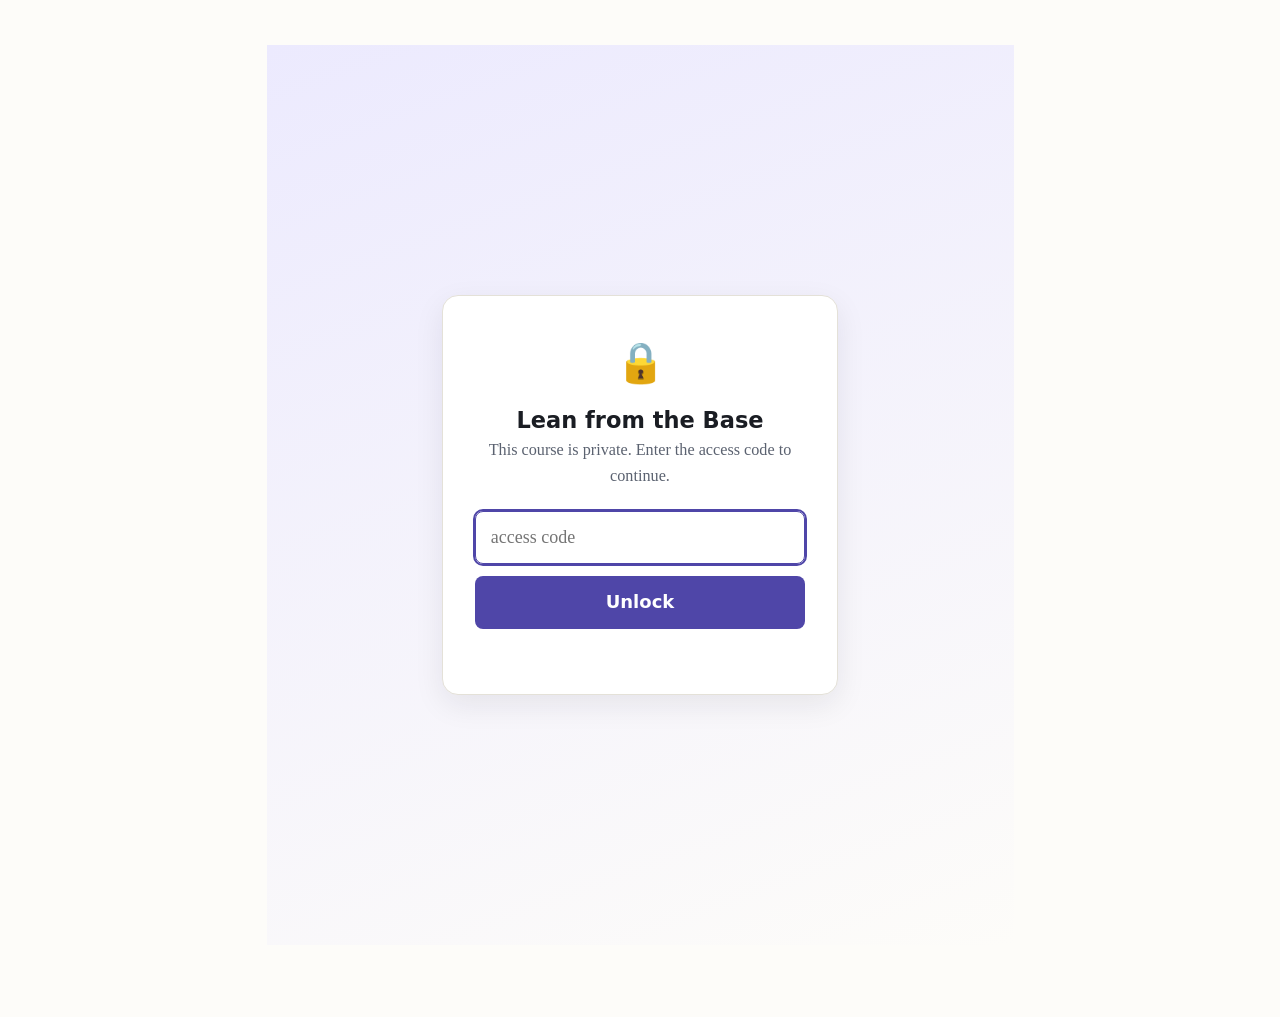
<file: index.html>
<!DOCTYPE html>
<html lang="en">
<head>
<meta charset="utf-8">
<meta name="viewport" content="width=device-width, initial-scale=1, viewport-fit=cover">
<meta name="apple-mobile-web-app-capable" content="yes">
<meta name="apple-mobile-web-app-status-bar-style" content="default">
<meta name="mobile-web-app-capable" content="yes">
<meta name="theme-color" content="#4f46a8">
<title>Lean from the Base</title>
<link rel="manifest" href="manifest.webmanifest">
<link rel="apple-touch-icon" href="icons/apple-touch-icon.png">
<link rel="icon" href="icons/icon-192.png">
<link rel="stylesheet" href="assets/style.css">
<meta name="robots" content="noindex, nofollow">
<script src="assets/gate.js"></script>
</head>
<body>

<p class="lesson-kicker">Course</p>
<h1>Lean from the Base</h1>
<p class="lesson-meta">Prove and discover mathematics yourself, in Lean 4 — rebuilt from axioms, nothing taken on faith. Works offline; add to your home screen on iPhone/iPad.</p>

<div class="hero">
  <p><strong>Mission:</strong> learn Lean 4 from the base so you can <em>prove</em> known math and eventually <em>discover</em> new theorems on your own. Full story in <a href="MISSION.md">MISSION.md</a>, sources in <a href="RESOURCES.md">RESOURCES.md</a>, curriculum in <a href="ROADMAP.md">ROADMAP.md</a>.</p>
  <div class="progress-wrap"><div id="progress-fill"></div></div>
  <div id="progress-label">0 / 0 lessons done</div>
</div>

<a class="big-link" href="write.html">✏️ Write — Apple Pencil scratchpad (draw symbols → Lean code)</a>

<div class="pad-buttons">
  <button class="tool-btn" data-export type="button">⬇ Export my answers (JSON)</button>
</div>
<p class="lesson-meta">Your quiz answers, done-lessons, and scratchpad are saved on this device. Export them and drop the file in our chat (or commit it under <code>my-data/</code>) — I'll review your errors and run your Lean for real. 🔒 lock button is bottom-right.</p>

<div id="lesson-list"></div>

<h2>Practice</h2>
<p>All lessons are checked against real Lean. Hands-on code goes in <code>playground/</code>:</p>
<pre><code>cd playground
lake env lean MyScratch.lean</code></pre>
<p>Every snippet in every lesson is machine-verified by <code>scripts/verify-lessons.py</code>.</p>

<h2>Reference</h2>
<ul>
  <li><a href="reference/01-lean-core-cheatsheet.html">Lean core cheat sheet</a></li>
  <li><a href="GLOSSARY.md">Glossary</a></li>
  <li><a href="RESOURCES.md">Resources</a> — TPL4, Mathematics in Lean, Natural Number Game, forall x, mathlib…</li>
</ul>

<div class="ask">
  <p><strong>Ask your teacher anything</strong> in the pi session that serves this course — questions about a lesson, a weird error, or what to learn next.</p>
</div>

<script src="assets/site.js"></script>
</body>
</html>
</file>
<file: assets/style.css>
/* Shared stylesheet for all lessons in this workspace. Every lesson links this file. */

:root {
  --ink: #1a1d23;
  --muted: #5b6270;
  --paper: #fdfcf9;
  --accent: #4f46a8;      /* Lean-ish indigo */
  --accent-soft: #eceafe;
  --ok: #1a7f4b;
  --ok-soft: #e4f5ec;
  --bad: #b3372f;
  --bad-soft: #fbeae8;
  --line: #e4e1d8;
  --code-bg: #f4f2ec;
}

* { box-sizing: border-box; }

html { font-size: 18px; }

body {
  margin: 0 auto;
  padding: 2.5rem 1.25rem 4rem;
  max-width: 44rem;
  background: var(--paper);
  color: var(--ink);
  font-family: "Iowan Old Style", "Palatino Linotype", Palatino, Georgia, serif;
  line-height: 1.6;
}

h1, h2, h3 {
  font-family: "Avenir Next", "Segoe UI", system-ui, sans-serif;
  line-height: 1.25;
  color: var(--ink);
}
h1 { font-size: 1.7rem; margin: 0 0 .25rem; }
h2 { font-size: 1.2rem; margin: 2.2rem 0 .6rem; border-bottom: 1px solid var(--line); padding-bottom: .3rem; }
h3 { font-size: 1.02rem; margin: 1.6rem 0 .4rem; }

.lesson-kicker {
  font-family: "Avenir Next", "Segoe UI", system-ui, sans-serif;
  font-size: .78rem;
  letter-spacing: .12em;
  text-transform: uppercase;
  color: var(--accent);
  margin-bottom: .4rem;
}
.lesson-meta { color: var(--muted); font-size: .88rem; margin-top: 0; }

p { margin: .7rem 0; }
ul, ol { padding-left: 1.4rem; }
li { margin: .3rem 0; }

a { color: var(--accent); }
a:hover { text-decoration-thickness: 2px; }

code, pre, .mono {
  font-family: "SF Mono", "JetBrains Mono", Menlo, Consolas, monospace;
  font-size: .86em;
}
code {
  background: var(--code-bg);
  border: 1px solid var(--line);
  border-radius: 4px;
  padding: .08em .35em;
}
pre {
  background: var(--code-bg);
  border: 1px solid var(--line);
  border-radius: 8px;
  padding: .9rem 1.1rem;
  overflow-x: auto;
  line-height: 1.5;
}
pre code { background: none; border: none; padding: 0; font-size: .84rem; }

pre .out { color: var(--muted); } /* expected output shown in comments */

.callout {
  border-left: 4px solid var(--accent);
  background: var(--accent-soft);
  border-radius: 0 8px 8px 0;
  padding: .8rem 1.1rem;
  margin: 1.2rem 0;
}
.callout p { margin: .3rem 0; }
.callout .callout-title {
  font-family: "Avenir Next", "Segoe UI", system-ui, sans-serif;
  font-weight: 600;
  font-size: .85rem;
  text-transform: uppercase;
  letter-spacing: .08em;
  color: var(--accent);
}

.ask {
  border-left: 4px solid var(--ok);
  background: var(--ok-soft);
  border-radius: 0 8px 8px 0;
  padding: .8rem 1.1rem;
  margin: 1.6rem 0;
}

/* ---- quiz component (assets/quiz.js) ---- */
.quiz { margin: 1.2rem 0 1.8rem; }
.quiz-progress {
  font-family: "Avenir Next", "Segoe UI", system-ui, sans-serif;
  font-size: .8rem; color: var(--muted); margin-bottom: .8rem;
}
.quiz-question {
  border: 1px solid var(--line);
  border-radius: 10px;
  padding: 1rem 1.2rem;
  margin: 0 0 1.1rem;
  background: #fff;
}
.quiz-question .q-text { font-weight: 600; margin: 0 0 .7rem; }
.quiz-question .q-num {
  font-family: "Avenir Next", "Segoe UI", system-ui, sans-serif;
  font-size: .72rem; letter-spacing: .1em; text-transform: uppercase;
  color: var(--muted); display: block; margin-bottom: .25rem;
}
.quiz-answers { display: grid; gap: .45rem; }
.quiz-answers button {
  font: inherit;
  text-align: left;
  border: 1px solid var(--line);
  background: var(--paper);
  border-radius: 8px;
  padding: .5rem .8rem;
  cursor: pointer;
  transition: border-color .12s, background .12s;
}
.quiz-answers button:hover:not(:disabled) { border-color: var(--accent); background: var(--accent-soft); }
.quiz-answers button:disabled { cursor: default; opacity: .75; }
.quiz-answers button.correct { border-color: var(--ok); background: var(--ok-soft); opacity: 1; font-weight: 600; }
.quiz-answers button.wrong { border-color: var(--bad); background: var(--bad-soft); opacity: 1; }
.quiz-explain { font-size: .9rem; color: var(--muted); margin: .6rem 0 0; display: none; }
.quiz-explain.show { display: block; }
.quiz-done {
  font-family: "Avenir Next", "Segoe UI", system-ui, sans-serif;
  font-weight: 600; color: var(--ok); margin-top: .4rem; display: none;
}

/* ---- tables (reference docs) ---- */
table { border-collapse: collapse; width: 100%; margin: 1rem 0; font-size: .92rem; }
th, td { border: 1px solid var(--line); padding: .45rem .7rem; text-align: left; vertical-align: top; }
th { background: var(--code-bg); font-family: "Avenir Next", "Segoe UI", system-ui, sans-serif; font-size: .8rem; }

/* ---- nav footer ---- */
.lesson-nav {
  margin-top: 3rem; padding-top: 1.2rem; border-top: 1px solid var(--line);
  display: flex; justify-content: space-between; gap: 1rem; flex-wrap: wrap;
  font-family: "Avenir Next", "Segoe UI", system-ui, sans-serif; font-size: .88rem;
}
.lesson-nav .dim { color: var(--muted); }

@media print {
  body { max-width: none; font-size: 11pt; }
  .quiz-answers button { cursor: default; }
  a { color: var(--ink); text-decoration: none; }
}

/* ---- site: index, progress, lesson cards ---- */
.hero {
  background: linear-gradient(135deg, var(--accent-soft), #fff);
  border: 1px solid var(--line);
  border-radius: 14px;
  padding: 1.4rem 1.5rem;
  margin: 1.4rem 0;
}
.hero h1 { margin-top: 0; }
.hero p { margin: .4rem 0; }

.progress-wrap {
  background: var(--code-bg);
  border: 1px solid var(--line);
  border-radius: 10px;
  height: 14px;
  overflow: hidden;
  margin: .6rem 0 .2rem;
}
#progress-fill {
  background: var(--accent);
  height: 100%;
  width: 0;
  transition: width .3s;
}
#progress-label {
  font-family: "Avenir Next", "Segoe UI", system-ui, sans-serif;
  font-size: .8rem; color: var(--muted);
}

h2.phase {
  border-bottom: none;
  font-size: .85rem;
  text-transform: uppercase;
  letter-spacing: .1em;
  color: var(--muted);
  margin: 1.8rem 0 .5rem;
}

.lesson-card {
  display: flex;
  align-items: baseline;
  gap: .8rem;
  border: 1px solid var(--line);
  border-radius: 10px;
  background: #fff;
  padding: .75rem 1rem;
  margin: .45rem 0;
  text-decoration: none;
  color: var(--ink);
}
.lesson-card:hover { border-color: var(--accent); }
.lesson-card .lesson-n {
  font-family: "SF Mono", Menlo, monospace;
  font-size: .8rem; color: var(--accent); min-width: 3.2em;
}
.lesson-card .lesson-title { flex: 1; }
.lesson-card .lesson-check { color: var(--ok); font-weight: 700; }
.lesson-card.done { background: var(--ok-soft); }

.big-link {
  display: block;
  text-align: center;
  font-family: "Avenir Next", "Segoe UI", system-ui, sans-serif;
  font-weight: 600;
  font-size: 1.05rem;
  border: 2px solid var(--accent);
  color: var(--accent);
  border-radius: 12px;
  padding: .9rem 1rem;
  margin: 1rem 0;
  text-decoration: none;
  background: #fff;
}
.big-link:hover { background: var(--accent-soft); }

button.mark-done, .mark-done {
  font: inherit;
  font-family: "Avenir Next", "Segoe UI", system-ui, sans-serif;
  font-weight: 600;
  border: 2px solid var(--ok);
  color: var(--ok);
  background: #fff;
  border-radius: 10px;
  padding: .6rem 1.1rem;
  min-height: 44px;
  cursor: pointer;
}
button.mark-done.done { background: var(--ok-soft); }

/* ---- write.html: pencil scratchpad ---- */
.write-grid { display: grid; gap: 1rem; }
@media (min-width: 760px) {
  .write-grid { grid-template-columns: 1fr 1fr; align-items: start; }
}

.pad {
  border: 2px dashed var(--line);
  border-radius: 14px;
  background: #fff;
  position: relative;
  touch-action: none;           /* essential for Apple Pencil drawing */
  overflow: hidden;
}
.pad canvas { display: block; width: 100%; height: 320px; touch-action: none; }
@media (min-width: 760px) { .pad canvas { height: 420px; } }
.pad-hint {
  position: absolute; inset: 0;
  display: flex; align-items: center; justify-content: center;
  color: var(--muted); font-size: .95rem; pointer-events: none;
  text-align: center; padding: 0 2rem;
}
.pad-hint.hidden { display: none; }

.pad-buttons { display: flex; gap: .5rem; flex-wrap: wrap; margin: .6rem 0; }
.pad-buttons button, .candidates button, .palette button {
  font: inherit;
  font-family: "Avenir Next", "Segoe UI", system-ui, sans-serif;
  border: 1px solid var(--line);
  background: var(--paper);
  border-radius: 8px;
  min-height: 44px;
  min-width: 44px;
  padding: .45rem .8rem;
  cursor: pointer;
  touch-action: manipulation;
}
.pad-buttons button:hover, .candidates button:hover, .palette button:hover {
  border-color: var(--accent); background: var(--accent-soft);
}

.candidates { display: flex; gap: .5rem; flex-wrap: wrap; margin: .6rem 0; min-height: 44px; }
.candidates .cand {
  font-size: 1.5rem;
  line-height: 1;
  padding: .3rem .7rem;
  border: 2px solid var(--line);
  border-radius: 10px;
  background: #fff;
}
.candidates .cand.best { border-color: var(--accent); background: var(--accent-soft); }
.candidates .cand small { display: block; font-size: .6rem; color: var(--muted); text-align: center; }
.candidates-label { font-size: .8rem; color: var(--muted); font-family: "Avenir Next", sans-serif; margin: .8rem 0 0; }

.palette {
  display: grid;
  grid-template-columns: repeat(auto-fill, minmax(44px, 1fr));
  gap: .35rem;
  max-height: 180px;
  overflow-y: auto;
  border: 1px solid var(--line);
  border-radius: 10px;
  padding: .5rem;
  background: #fff;
}
.palette button { font-size: 1.15rem; padding: .2rem 0; }

#scratch {
  width: 100%;
  min-height: 220px;
  font-family: "SF Mono", Menlo, monospace;
  font-size: .85rem;
  line-height: 1.5;
  border: 1px solid var(--line);
  border-radius: 10px;
  padding: .8rem;
  background: var(--code-bg);
  color: var(--ink);
  resize: vertical;
}

/* ---- mobile / iOS tweaks ---- */
@media (max-width: 600px) {
  html { font-size: 17px; }
  body { padding: 1.4rem .9rem 6rem; padding-bottom: calc(4rem + env(safe-area-inset-bottom)); }
  h1 { font-size: 1.4rem; }
  .quiz-answers button { width: 100%; min-height: 48px; }
  pre { font-size: .78rem; }
}

/* ---- access gate (gate.html) ---- */
.gate-wrap {
  min-height: 100vh;
  min-height: 100dvh;
  display: flex;
  align-items: center;
  justify-content: center;
  padding: 1rem;
  background: linear-gradient(160deg, var(--accent-soft), var(--paper));
}
.gate-card {
  background: #fff;
  border: 1px solid var(--line);
  border-radius: 16px;
  padding: 2rem 1.8rem;
  width: 100%;
  max-width: 22rem;
  text-align: center;
  box-shadow: 0 10px 30px rgba(26, 29, 35, .08);
}
.gate-lock { font-size: 2.2rem; }
.gate-card h1 { font-size: 1.25rem; margin: .6rem 0 .2rem; }
.gate-sub { color: var(--muted); font-size: .9rem; margin: .2rem 0 1.2rem; }
#gate-code {
  width: 100%;
  font: inherit;
  padding: .6rem .8rem;
  border: 1px solid var(--line);
  border-radius: 8px;
  margin-bottom: .7rem;
  min-height: 44px;
}
#gate-code:focus { outline: 2px solid var(--accent); border-color: var(--accent); }
.gate-card button[type="submit"] {
  width: 100%;
  font: inherit;
  font-family: "Avenir Next", "Segoe UI", system-ui, sans-serif;
  font-weight: 600;
  background: var(--accent);
  color: #fff;
  border: none;
  border-radius: 8px;
  padding: .65rem;
  min-height: 44px;
  cursor: pointer;
  touch-action: manipulation;
}
.gate-error { color: var(--bad); font-size: .85rem; min-height: 1.2em; margin: .6rem 0 0; }

/* ---- floating lock + export buttons ---- */
#lock-btn {
  position: fixed;
  right: .8rem;
  bottom: calc(.8rem + env(safe-area-inset-bottom));
  z-index: 60;
  width: 44px;
  height: 44px;
  border-radius: 50%;
  border: 1px solid var(--line);
  background: #fff;
  box-shadow: 0 4px 14px rgba(0, 0, 0, .12);
  font-size: 1.05rem;
  cursor: pointer;
}
.tool-btn {
  font: inherit;
  font-family: "Avenir Next", "Segoe UI", system-ui, sans-serif;
  font-weight: 600;
  border: 2px solid var(--line);
  background: #fff;
  color: var(--ink);
  border-radius: 10px;
  padding: .5rem 1rem;
  min-height: 44px;
  cursor: pointer;
  touch-action: manipulation;
}
.tool-btn:hover { border-color: var(--accent); color: var(--accent); }

/* exercise solutions + run output */
details { margin: .4rem 0 1rem; }
details summary {
  cursor: pointer;
  font-family: "Avenir Next", "Segoe UI", system-ui, sans-serif;
  font-size: .85rem; font-weight: 600; color: var(--accent);
  min-height: 44px; display: flex; align-items: center;
}
details[open] summary { margin-bottom: .4rem; }

.run-output {
  background: var(--code-bg);
  border: 1px solid var(--line);
  border-radius: 10px;
  padding: .8rem 1rem;
  font-family: "SF Mono", Menlo, monospace;
  font-size: .82rem;
  white-space: pre-wrap;
  word-break: break-word;
  max-height: 260px;
  overflow-y: auto;
}
.run-output.ok { border-color: var(--ok); }
.run-output.err { border-color: var(--bad); background: var(--bad-soft); }
#run {
  font: inherit;
  font-family: "Avenir Next", "Segoe UI", system-ui, sans-serif;
  font-weight: 700;
  border: 2px solid var(--accent);
  background: var(--accent);
  color: #fff;
  border-radius: 10px;
  padding: .5rem 1.1rem;
  min-height: 44px;
  cursor: pointer;
  touch-action: manipulation;
}
#run:disabled { opacity: .6; cursor: wait; }
select.tool-btn { appearance: auto; }
</file>
